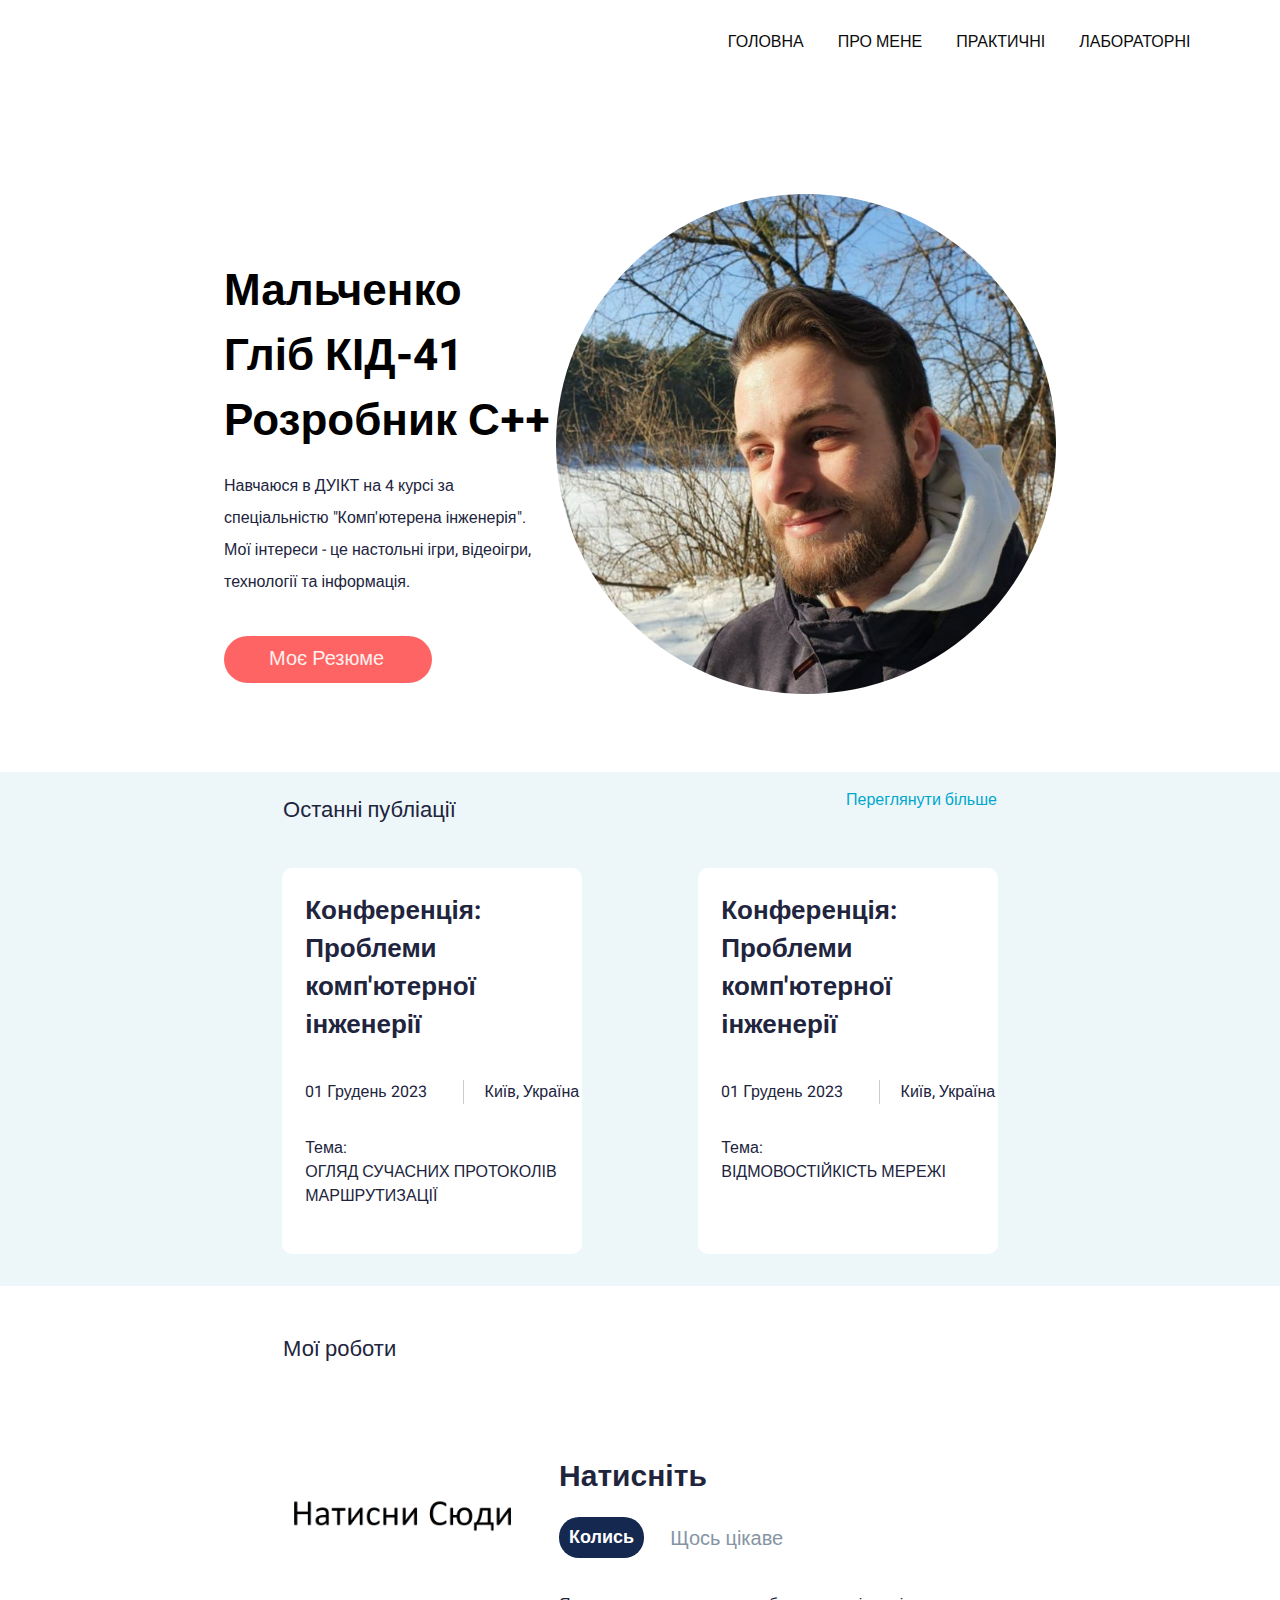
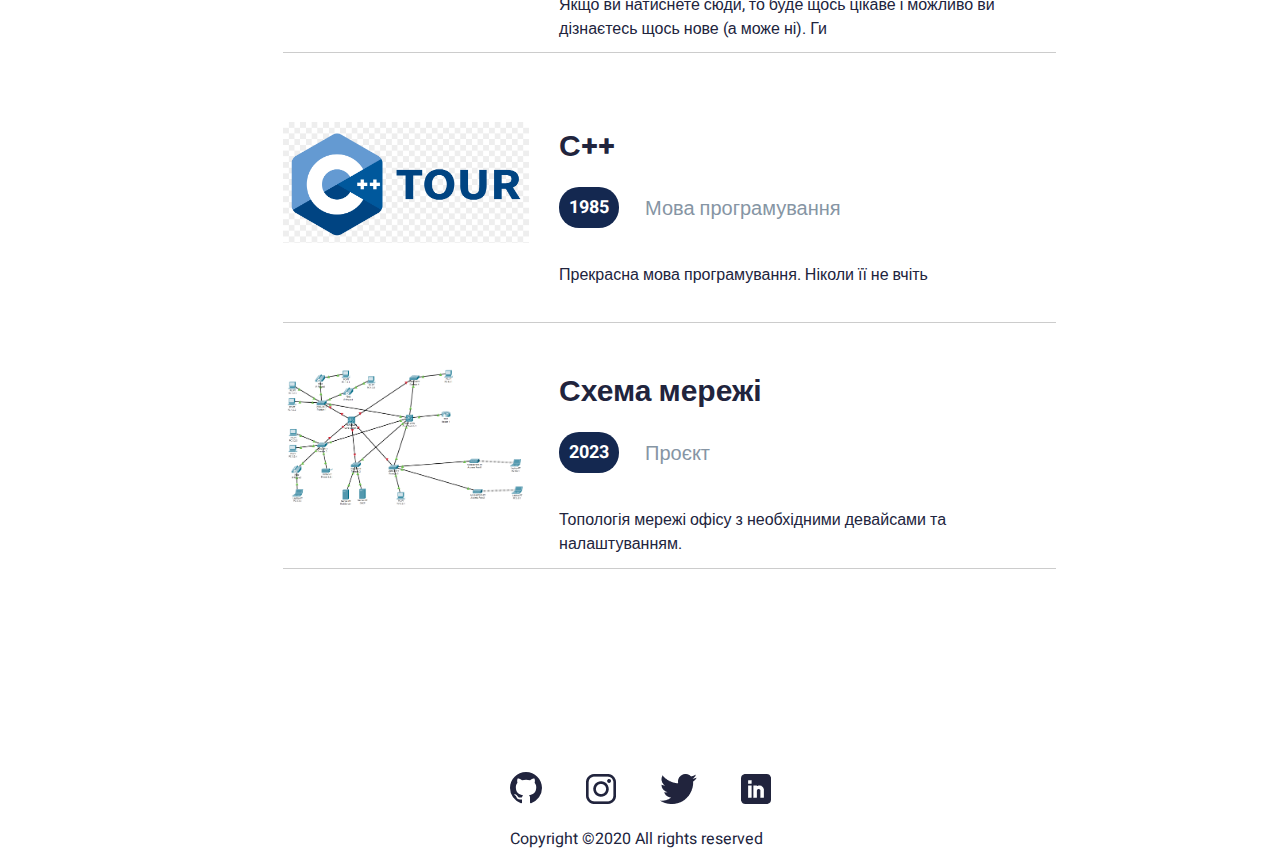
<file: index.html>
<!DOCTYPE html>
<html lang="en">
<head>
    <meta charset="UTF-8">
    <meta http-equiv="X-UA-Compatible" content="IE=edge">
    <meta name="viewport" content="width=device-width, initial-scale=1.0">
    <title>Document</title>
    <link rel="stylesheet" href="./css/home.css">
</head>
<body>
    <header>
        <div class="header__container">
            <nav>
                <a href="#" class="nav__link">Головна</a>
                <a href="./partials/about.html" class="nav__link">Про мене</a>
                <a href="./partials/practic.html" class="nav__link">Практичні</a>
                <a href="./partials/labs.html" class="nav__link">лабораторні</a>
            </nav>
        </div>
    </header>
    <div class="about__block home__container">
        <div class="about-info__block">
            <div class="about__title">
                <p class="title-greet">
                    <br> Мальченко Гліб КІД-41
                    <br> Розробник С++
                </p>
            </div>
            <div class="about__suptitle">
                <p class="additional-info">
                    Навчаюся в ДУІКТ на 4 курсі за спеціальністю "Комп'ютерена інженерія". Мої інтереси - це настольні ігри, відеоігри, технології та інформація. 
                </p>
            </div> 
            <div class="download-btn">
                <a href="CV.pdf" class="download-resume">Моє Резюме</a>
            </div>
        </div>
        <div class="">
            <a href="https://www.youtube.com/watch?v=dQw4w9WgXcQ&ab_channel=RickAstley">
                <img src="./img/hlib_photo.jpg" alt="something went wrong" class="my__page">
            </a>
        </div>
    </div>
    <div class="wrapper">
        <div class="resent-posts__block">
            <div class="resents-nav">
                <p class="resents-nav__el">Останні публіації</p>
                <p class="resents-nav__view-all">Переглянути більше</p>
            </div>
            <div class="articles">
                <div class="resent-article">
                    <p class="article-title">
                        Конференція:  <br> Проблеми комп'ютерної інженерії
                    </p>
                    <div class="article-info">
                        <div class="">
                            <p class="article-date">01 Грудень 2023</p>
                        </div>
                        <div class="">
                            <p class="article-name">Київ, Україна</p>
                        </div>
                    </div>
                    <div class="article-suptitle">
                        <p class="suptitle-text">
                             Тема: <br> ОГЛЯД СУЧАСНИХ ПРОТОКОЛІВ МАРШРУТИЗАЦІЇ
                        </p>
                    </div>
                </div>
                <div class="resent-article">
                    <p class="article-title">
                        Конференція:  <br> Проблеми комп'ютерної інженерії
                    </p>
                    <div class="article-info">
                        <div class="">
                            <p class="article-date">01 Грудень 2023</p>
                        </div>
                        <div class="">
                            <p class="article-name">Київ, Україна</p>
                        </div>
                    </div>
                    <div class="article-suptitle">
                        <p class="suptitle-text">
                            Тема: <br> ВІДМОВОСТІЙКІСТЬ МЕРЕЖІ
                        </p>
                    </div>
                </div>
            </div>
        </div>
    </div>
    <div class="featured__block">
        <div class="featured__title">
            <p class="featured__text">
                Мої роботи
            </p>
        </div>
        <div class="featured-example">
            <div class="img-container">
                <a href="https://www.youtube.com/watch?v=dQw4w9WgXcQ&ab_channel=RickAstley">
                    <img class="examle-img" src="./img/click.png" alt="something went wrong">
                </a>
            </div>
            <div class="example-info">
                <p class="example-title">Натисніть</p>
                <div class="year-type">
                        <p class="year-text">Колись</p>
                        <p class="type-text">Щось цікаве</p>
                </div>
                <div class="example-suptitle">
                    <p class="examle-text">
                        Якщо ви натиснете сюди, то буде щось цікаве і можливо ви дізнаєтесь щось нове (а може ні). Ги
                    </p>
                </div>
            </div>
        </div> 
        <div class="featured-example">
            <div class="img-container">
                <img class="examle-img" src="./img/C++.png" alt="something went wrong">
            </div>
            <div class="example-info">
                <p class="example-title">С++</p>
                <div class="year-type">
                        <p class="year-text">1985</p>
                        <p class="type-text">Мова програмування</p>
                </div>
                <div class="example-suptitle">
                    <p class="examle-text">
                       Прекрасна мова програмування. Ніколи її не вчіть
                    </p>
                </div>
            </div>
        </div>
        <div class="featured-example">
            <div class="img-container">
                <img class="examle-img" src="./img/Network.png" alt="something went wrong">
            </div>
            <div class="example-info">
                <p class="example-title">Схема мережі</p>
                <div class="year-type">
                        <p class="year-text">2023</p>
                        <p class="type-text">Проєкт</p>
                </div>
                <div class="example-suptitle">
                    <p class="examle-text">
                    Топологія мережі офісу з необхідними девайсами та налаштуванням.
                    </p>
                </div>
            </div>
        </div>
    </div>
    <footer class="footer">
        <div class="footer-container">
            <a href="#" class="socials">
                <svg fill="#21243D" height="32" aria-hidden="true" viewBox="0 0 16 16" version="1.1" width="32" data-view-component="true" class="octicon octicon-mark-github v-align-middle color-fg-default">
                    <path d="M8 0c4.42 0 8 3.58 8 8a8.013 8.013 0 0 1-5.45 7.59c-.4.08-.55-.17-.55-.38 0-.27.01-1.13.01-2.2 0-.75-.25-1.23-.54-1.48 1.78-.2 3.65-.88 3.65-3.95 0-.88-.31-1.59-.82-2.15.08-.2.36-1.02-.08-2.12 0 0-.67-.22-2.2.82-.64-.18-1.32-.27-2-.27-.68 0-1.36.09-2 .27-1.53-1.03-2.2-.82-2.2-.82-.44 1.1-.16 1.92-.08 2.12-.51.56-.82 1.28-.82 2.15 0 3.06 1.86 3.75 3.64 3.95-.23.2-.44.55-.51 1.07-.46.21-1.61.55-2.33-.66-.15-.24-.6-.83-1.23-.82-.67.01-.27.38.01.53.34.19.73.9.82 1.13.16.45.68 1.31 2.69.94 0 .67.01 1.3.01 1.49 0 .21-.15.45-.55.38A7.995 7.995 0 0 1 0 8c0-4.42 3.58-8 8-8Z"></path>
                </svg>
            </a>
            <a href="https://www.instagram.com/vladislav_ded/" class="socials">
                <img src="./img/icons/insta.png" alt="something went wrong" class="icon">
            </a>
            <a href="#" class="socials">
                <img src="./img/icons/Group.png" alt="something went wrong" class="icon">
            </a>
            <a href="https://www.linkedin.com/in/%D0%B2%D0%BB%D0%B0%D0%B4%D0%B8%D1%81%D0%BB%D0%B0%D0%B2-%D0%B4%D1%96%D0%B4%D0%BE%D0%B2%D0%B5%D1%86%D1%8C-919510299/" class="socials">
                <img src="./img/icons/Linkedin.png" alt="something went wrong" class="icon">
            </a>
            <p class="footer-text">
                Copyright ©2020 All rights reserved 
            </p>
        </div>
    </footer>
</body>
</html>
</file>
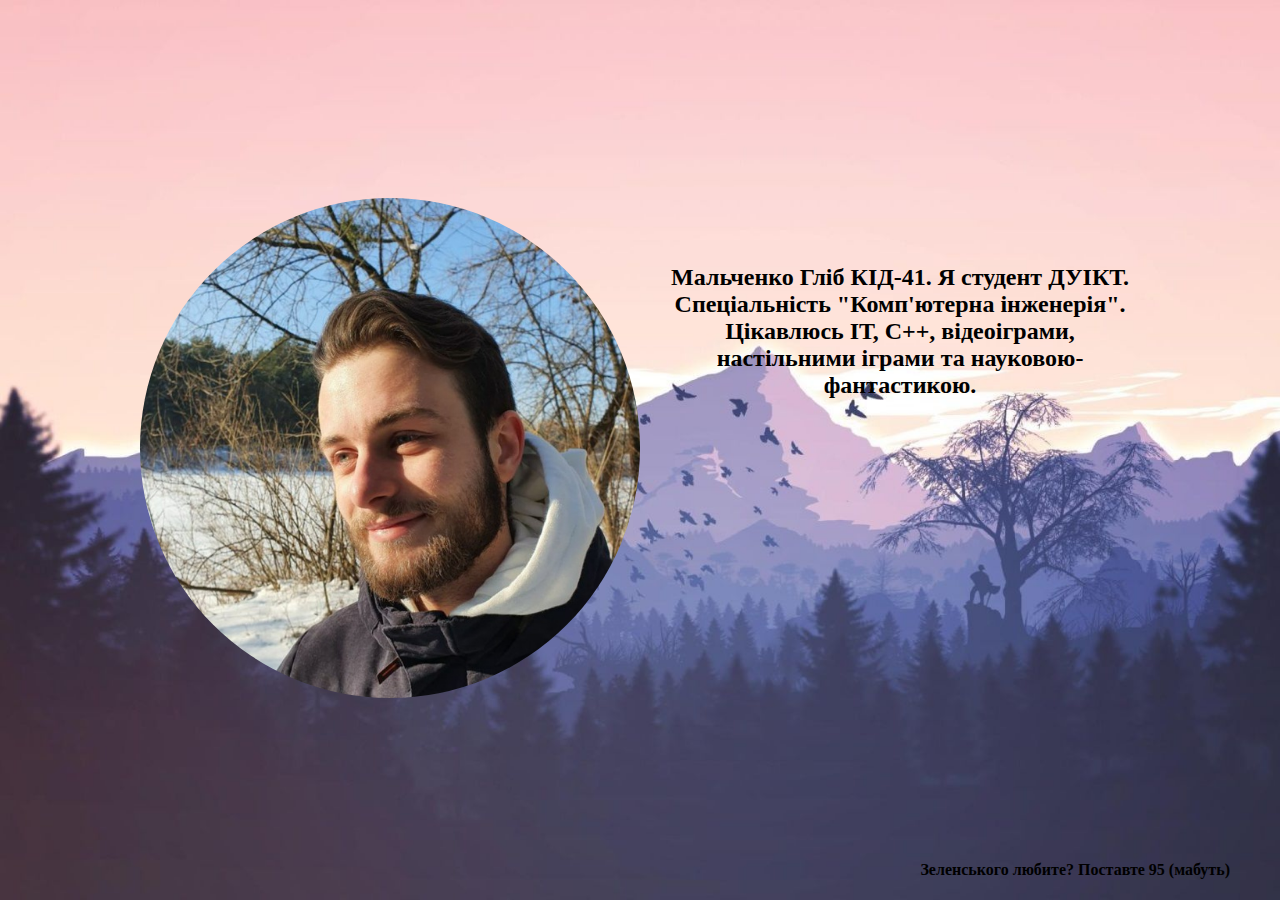
<file: partials/about.html>
<!DOCTYPE html>
<html lang="en">
<head>
    <meta charset="UTF-8">
    <meta http-equiv="X-UA-Compatible" content="IE=edge">
    <meta name="viewport" content="width=device-width, initial-scale=1.0">
    <link rel="stylesheet" type="text/css" href="../css/about.css">
    <title>Document</title>
</head>
<body>
    <div class="container">
        <div>
            <img src="../img/hlib_photo.jpg" alt="Your Image" class="image">
        </div>
        <div class="image__container">
            <h1>
                Мальченко Гліб КІД-41. Я студент ДУІКТ. Спеціальність "Комп'ютерна інженерія". Цікавлюсь ІТ, С++, відеоіграми, настільними іграми та науковою-фантастикою.
            </h1>
            <h4>
                Зеленського любите? Поставте 95 (мабуть)
            </h4>
        </div>
    </div>
</body>
</html>
</file>
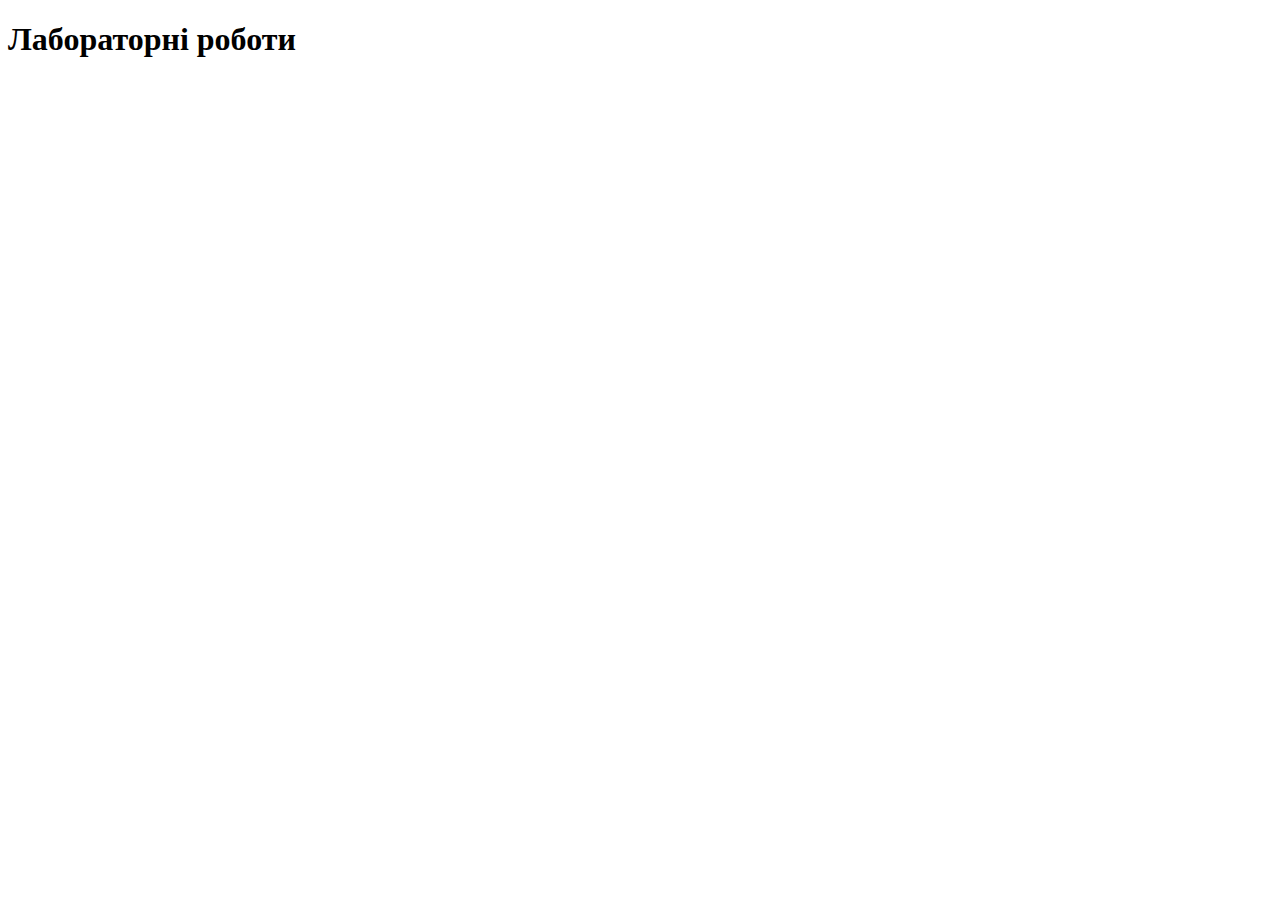
<file: partials/labs.html>
<!DOCTYPE html>
<html lang="en">
<head>
    <meta charset="UTF-8">
    <meta http-equiv="X-UA-Compatible" content="IE=edge">
    <meta name="viewport" content="width=device-width, initial-scale=1.0">
    <title>Document</title>
</head>
<body>
    <h1>Лабораторні роботи</h1>
</body>
</html>
</file>
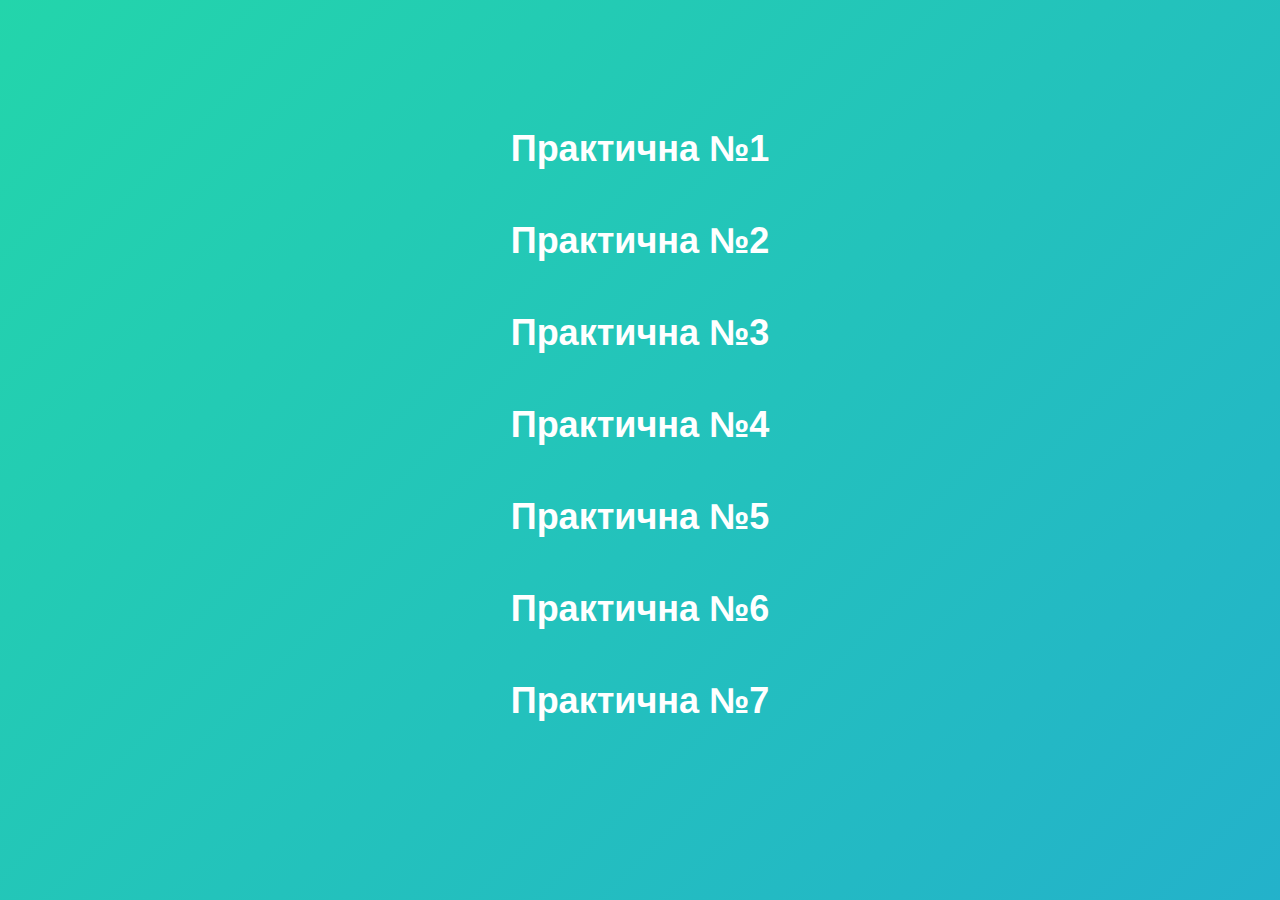
<file: partials/practic.html>
<!DOCTYPE html>
<html lang="en">
<head>
    <meta charset="UTF-8">
    <meta http-equiv="X-UA-Compatible" content="IE=edge">
    <meta name="viewport" content="width=device-width, initial-scale=1.0">
    <title>Document</title>
    <link rel="stylesheet" href="../css/styles.css">
</head>
<body>
    <div class="practic__tasks">
        <div class="div__tasks">
            <a href="../practic/Сalendar KID-41/calendar/practic1.html"  class="prTask" target="_blank">
                Практична №1
            </a>
        </div>
    
        <div class="div__tasks">
            <a href="#"  class="prTask" target="_blank">
                Практична №2
            </a>
        </div>

        <div class="div__tasks">
            <a href="../labs/LB1/lab1.html"  class="prTask" target="_blank">
                Практична №3
            </a>
        </div>
        <div class="div__tasks">
            <a href="../practic/task3/task3.html"  class="prTask task4" target="_blank">
                Практична №4
            </a>
        </div>
        <div class="div__tasks">
            <a href="../practic/YouTube KID-41/youtube.html"  class="prTask" target="_blank">
                Практична №5
            </a>
        </div>
        <div class="div__tasks">
            <a href="../practic/Pr №4/pr4.html"  class="prTask" target="_blank">
                Практична №6
            </a>
        </div>
        <div class="div__tasks">
            <a href="../index.html"  class="prTask" target="_blank">
                Практична №7
            </a>
        </div>
    </div>
</body>
</html>
</file>
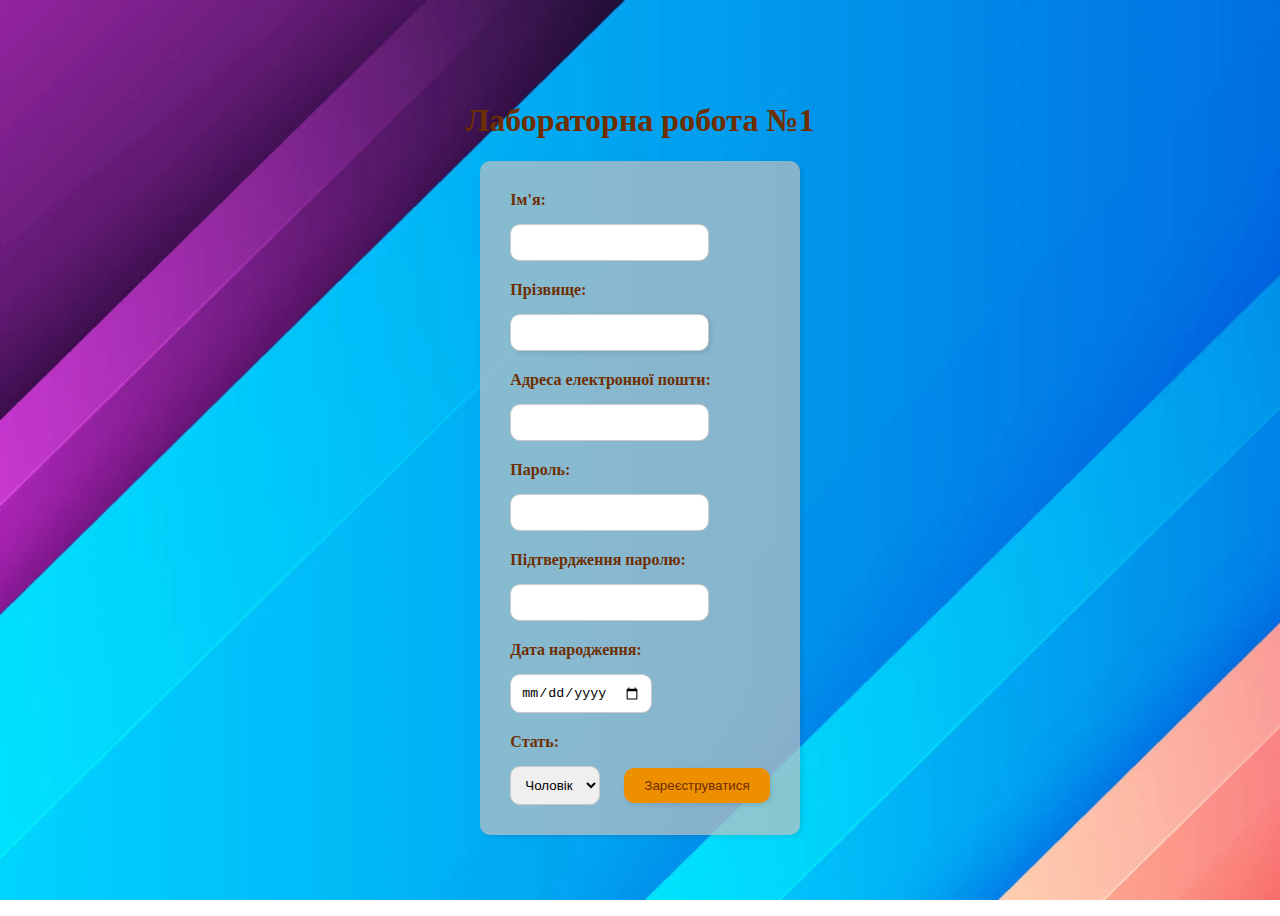
<file: labs/LB1/lab1.html>
<!DOCTYPE html>
<html lang="en">
<head>
    <meta charset="UTF-8">
    <meta name="viewport" content="width=device-width, initial-scale=1.0">
    <link rel="stylesheet" type="text/css" href="./lab1.css">
    <title>LAB_1</title>
</head>
<body>
  
    
    <h1>Лабораторна робота №1</h1>
    
    <!-- Форма реєстрації -->
    <form action="https://webhook.site/61bccc90-4f7a-46a7-85cb-ab61f71467a7" method="post">
        <label for="Ім'я">Ім'я:</label>
        <input type="text" id="Ім'я" name="Ім'я" required>
    
        <label for="Призвіще">Прізвище:</label>
        <input type="text" id="Призвіще" name="Призвіще" required>
    
        <label for="email">Адреса електронної пошти:</label>
        <input type="email" id="email" name="email" required>
    
        <label for="password">Пароль:</label>
        <input type="password" id="password" name="password" required>
    
        <label for="confirmPassword">Підтвердження паролю:</label>
        <input type="password" id="confirmPassword" name="confirmPassword" required>
    
        <label for="birthdate">Дата народження:</label>
        <input type="date" id="birthdate" name="birthdate">
    
        <label for="gender">Стать:</label>
        <select id="gender" name="gender">
            <option value="male">Чоловік</option>
            <option value="female">Жінка</option>
            <option value="other">Інше</option>
        </select>
    
        <input type="submit" value="Зареєструватися">
    </form>
</body>
</html>
</file>
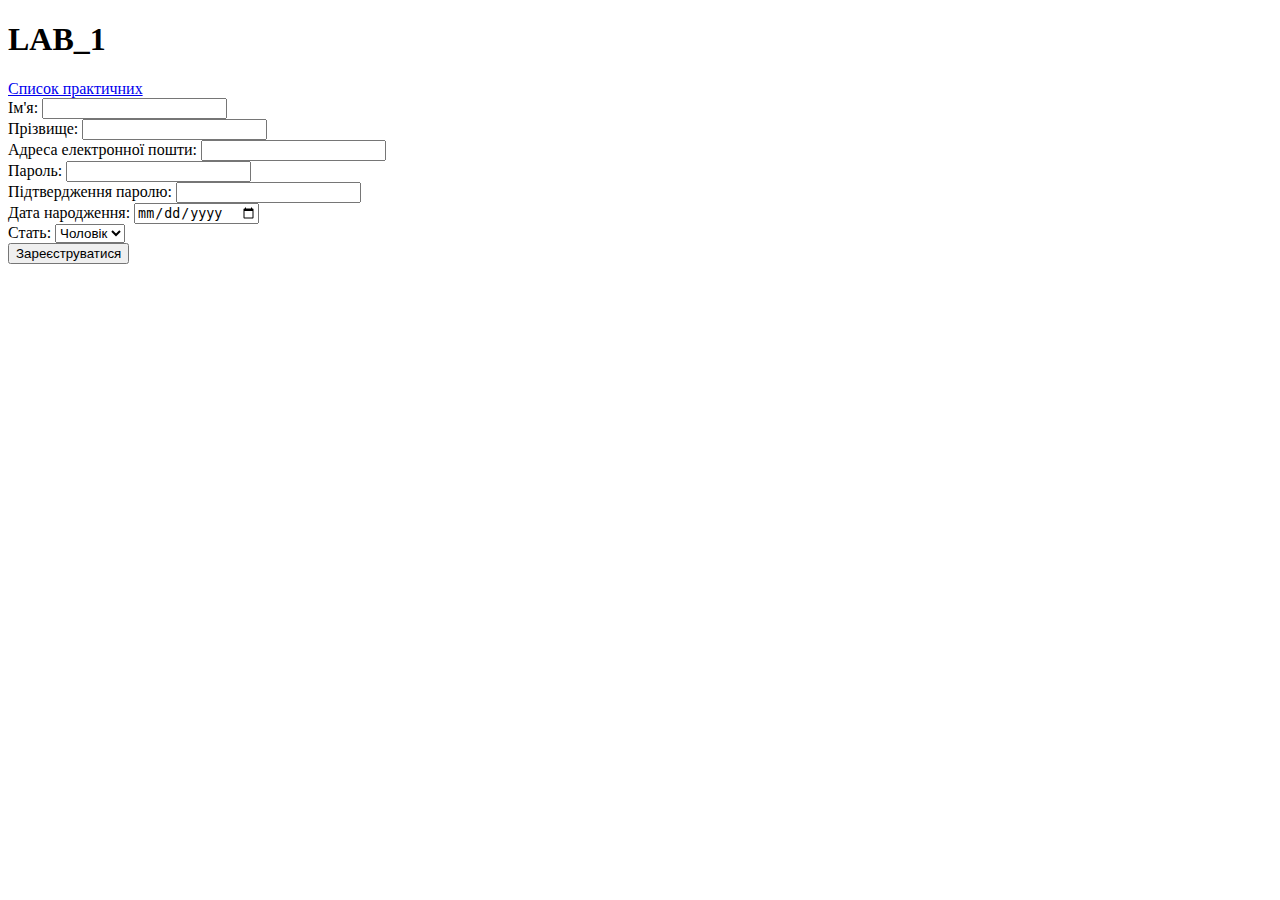
<file: labs/LB2/Lab2.html>
<!DOCTYPE html>
<html lang="en">
<head>
    <meta charset="UTF-8">
    <meta name="viewport" content="width=device-width, initial-scale=1.0">
    <title>LAB_1</title>
</head>
<body>
    <h1>LAB_1</h1>
    <!-- Лінк на сторінку з списком практичних -->
    <a href="Список практичних.html">Список практичних</a>

    <!-- Форма реєстрації -->
    <form action="https://webhook.site/61bccc90-4f7a-46a7-85cb-ab61f71467a7" method="post">
        <label for="Ім'я">Ім'я:</label>
        <input type="text" id="Ім'я" name="Ім'я" required>
        <br>

        <label for="Призвіще">Прізвище:</label>
        <input type="text" id="Призвіще" name="Призвіще" required>
        <br>

        <label for="email">Адреса електронної пошти:</label>
        <input type="email" id="email" name="email" required>
        <br>

        <label for="password">Пароль:</label>
        <input type="password" id="password" name="password" required>
        <br>

        <label for="confirmPassword">Підтвердження паролю:</label>
        <input type="password" id="confirmPassword" name="confirmPassword" required>
        <br>

        <label for="birthdate">Дата народження:</label>
        <input type="date" id="birthdate" name="birthdate">
        <br>

        <label for="gender">Стать:</label>
        <select id="gender" name="gender">
            <option value="male">Чоловік</option>
            <option value="female">Жінка</option>
            <option value="other">Інше</option>
        </select>
        <br>

        <input type="submit" value="Зареєструватися">
    </form>
</body>
</html>
</file>
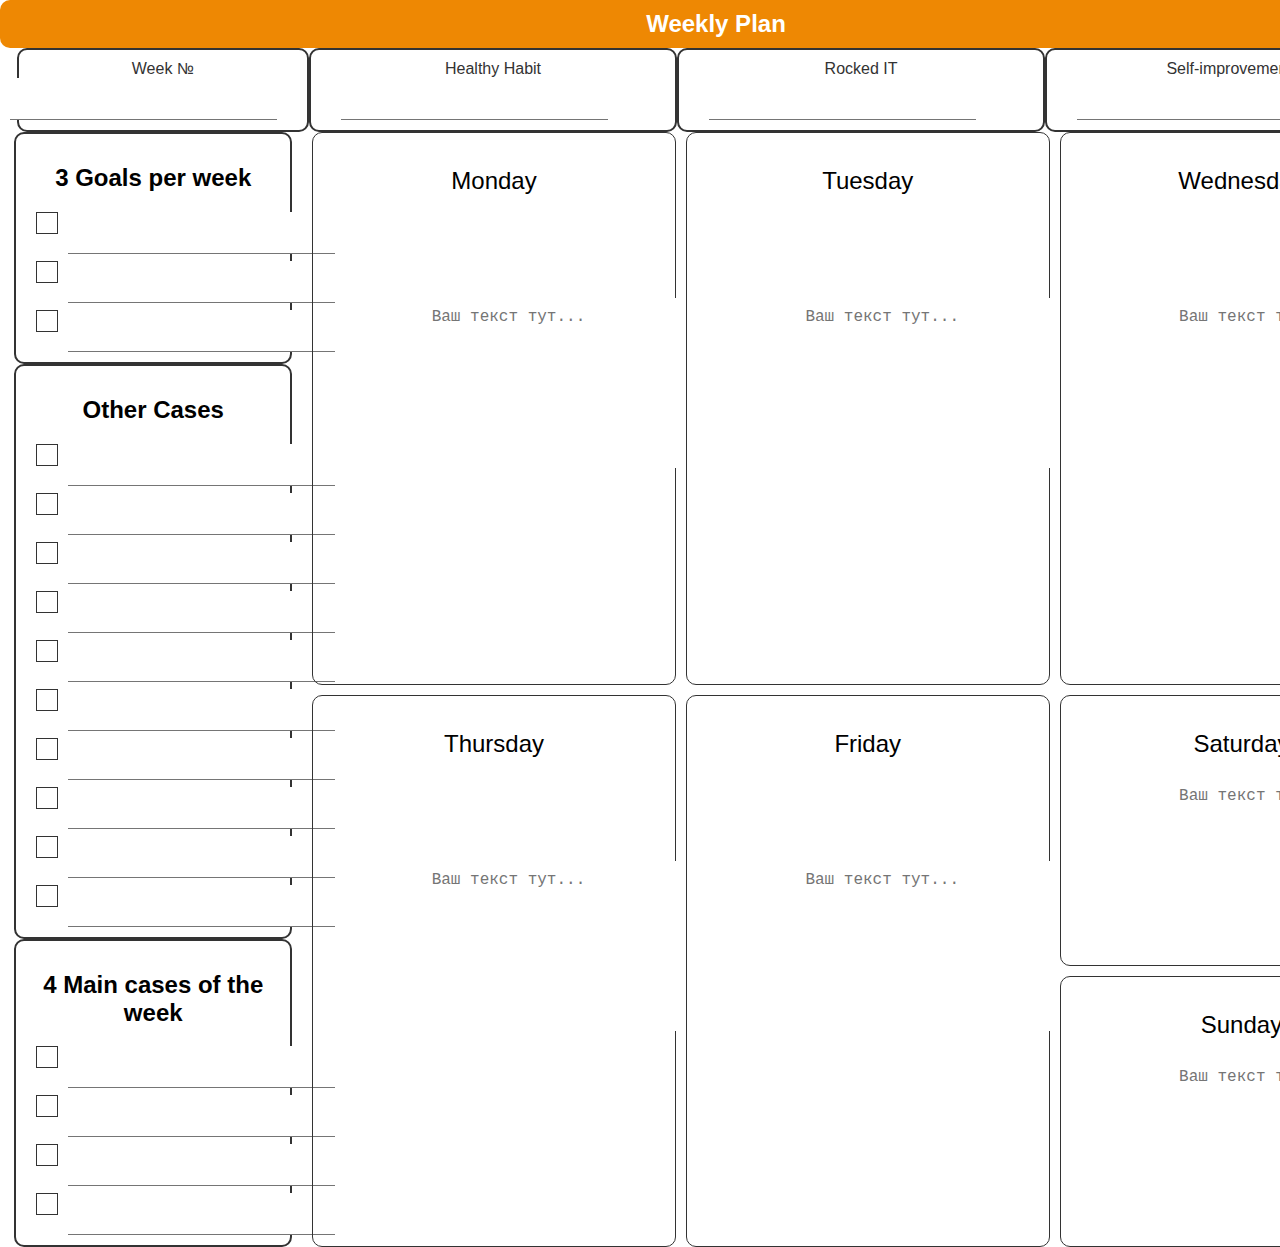
<file: practic/Pr №4/pr4.html>
<!DOCTYPE html>
<html>
<head>
    <link rel="stylesheet" type="text/css" href="../../css/pr4.css">
</head>
<body>
    <div class="planner">
        <header class="header-bg">
            <h1>Weekly Plan</h1>
        </header>
        <div class="top-section">
            <div class="title-block">
                <p>Week №</p>
                <div class="group">
                    <input type="text" required>
                    <span class="highlight"></span>
                    <span class="bar"></span>
                </div>
            </div>
            <div class="title-block">
                <p>Healthy Habit</p>
                <div class="group">
                    <input type="text" required>
                    <span class="highlight"></span>
                    <span class="bar"></span>
                </div>
            </div>
            <div class="title-block">
                <p>Rocked IT</p>
                <div class="group">
                    <input type="text" required>
                    <span class="highlight"></span>
                    <span class="bar"></span>
                </div>
            </div>
            <div class="title-block">
                <p>Self-improvement</p>
                <div class="group">
                    <input type="text" required>
                    <span class="highlight"></span>
                    <span class="bar"></span>
                </div>
            </div>
        </div>    
        <div class="main-content">
            <div class="left-part">
                <div class="left-block">
                    <h2> 3 Goals per week</h2>
                    <div class="checkbox-container">
                        <div class="checkbox__item">
                            <div class="checkbox">
                                <input type="checkbox" id="goal-1">
                                <label for="goal-1"></label>
                            </div>
                            <div class="group">
                                <input type="text" required>
                                <span class="highlight"></span>
                                <span class="bar"></span>
                            </div>
                        </div>

                        <div class="checkbox__item">
                            <div class="checkbox">
                                <input type="checkbox" id="goal-2">
                                <label for="goal-2"></label>
                            </div>
                            <div class="group">
                                <input type="text" required>
                                <span class="highlight"></span>
                                <span class="bar"></span>
                            </div>
                        </div>
                        <div class="checkbox__item">
                            <div class="checkbox">
                                <input type="checkbox" id="goal-3">
                                <label for="goal-3"></label>
                            </div>
                            <div class="group">
                                <input type="text" required>
                                <span class="highlight"></span>
                                <span class="bar"></span>
                            </div>
                        </div>
                    </div>
                </div>
                <div class="center-block">
                    <h2>Other Cases</h2>
                    <div class="checkbox-container">
                        <div class="checkbox__item">
                            <div class="checkbox">
                                <input type="checkbox" id="task-1">
                                <label for="task-1"></label>
                            </div>
                            <div class="group">
                                <input type="text" required>
                                <span class="highlight"></span>
                                <span class="bar"></span>
                            </div>
                        </div>
                        <div class="checkbox__item">
                            <div class="checkbox">
                                <input type="checkbox" id="task-2">
                                <label for="task-2"></label>
                            </div>
                            <div class="group">
                                <input type="text" required>
                                <span class="highlight"></span>
                                <span class="bar"></span>
                            </div>
                        </div>
                        <div class="checkbox__item">
                            <div class="checkbox">
                                <input type="checkbox" id="task-3">
                                <label for="task-3"></label>
                            </div>
                            <div class="group">
                                <input type="text" required>
                                <span class="highlight"></span>
                                <span class="bar"></span>
                            </div>
                        </div>
                        <div class="checkbox__item">
                            <div class="checkbox">
                                <input type="checkbox" id="task-4">
                                <label for="task-4"></label>
                            </div>
                            <div class="group">
                                <input type="text" required>
                                <span class="highlight"></span>
                                <span class="bar"></span>
                            </div>
                        </div>
                        <div class="checkbox__item">
                            <div class="checkbox">
                                <input type="checkbox" id="task-5">
                                <label for="task-5"></label>
                            </div>
                            <div class="group">
                                <input type="text" required>
                                <span class="highlight"></span>
                                <span class="bar"></span>
                            </div>
                        </div>
                        <div class="checkbox__item">
                            <div class="checkbox">
                                <input type="checkbox" id="task-6">
                                <label for="task-6"></label>
                            </div>
                            <div class="group">
                                <input type="text" required>
                                <span class="highlight"></span>
                                <span class="bar"></span>
                            </div>
                        </div>
                        <div class="checkbox__item">
                            <div class="checkbox">
                                <input type="checkbox" id="task-7">
                                <label for="task-7"></label>
                            </div>
                            <div class="group">
                                <input type="text" required>
                                <span class="highlight"></span>
                                <span class="bar"></span>
                            </div>
                        </div>
                        <div class="checkbox__item">
                            <div class="checkbox">
                                <input type="checkbox" id="task-8">
                                <label for="task-8"></label>
                            </div>
                            <div class="group">
                                <input type="text" required>
                                <span class="highlight"></span>
                                <span class="bar"></span>
                            </div>
                        </div>
                        <div class="checkbox__item">
                            <div class="checkbox">
                                <input type="checkbox" id="task-9">
                                <label for="task-9"></label>
                            </div>
                            <div class="group">
                                <input type="text" required>
                                <span class="highlight"></span>
                                <span class="bar"></span>
                            </div>
                        </div>
                        <div class="checkbox__item">
                            <div class="checkbox">
                                <input type="checkbox" id="task-10">
                                <label for="task-10"></label>
                            </div>
                            <div class="group">
                                <input type="text" required>
                                <span class="highlight"></span>
                                <span class="bar"></span>
                            </div>
                        </div>
                    </div>
                </div>
                <div class="right-block">
                    <h2>4 Main cases of the week</h2>
                    <div class="checkbox-container">
                        <div class="checkbox__item">
                            <div class="checkbox">
                                <input type="checkbox" id="next-week-1">
                                <label for="next-week-1"></label>
                            </div>
                            <div class="group">
                                <input type="text" required>
                                <span class="highlight"></span>
                                <span class="bar"></span>
                            </div>
                        </div>
                        <div class="checkbox__item">
                            <div class="checkbox">
                                <input type="checkbox" id="next-week-2">
                                <label for="next-week-2"></label>
                            </div>
                            <div class="group">
                                <input type="text" required>
                                <span class="highlight"></span>
                                <span class="bar"></span>
                            </div>
                        </div>
                        <div class="checkbox__item">
                            <div class="checkbox">
                                <input type="checkbox" id="next-week-3">
                                <label for="next-week-3"></label>
                            </div>
                            <div class="group">
                                <input type="text" required>
                                <span class="highlight"></span>
                                <span class="bar"></span>
                            </div>
                        </div>
                        <div class="checkbox__item">
                            <div class="checkbox">
                                <input type="checkbox" id="next-week-4">
                                <label for="next-week-4"></label>
                            </div>
                            <div class="group">
                                <input type="text" required>
                                <span class="highlight"></span>
                                <span class="bar"></span>
                            </div>
                        </div>
                    </div>
                </div>
            </div>
            <div class="right-part">
                <div class="day-block"><p>Monday</p>
                    <textarea class="custom-textarea" placeholder="Ваш текст тут..."></textarea>
                </div>
                <div class="day-block"><p>Tuesday</p>
                    <textarea class="custom-textarea" placeholder="Ваш текст тут..."></textarea>
                </div>
                <div class="day-block"><p>Wednesday</p>
                    <textarea class="custom-textarea" placeholder="Ваш текст тут..."></textarea>
                </div>
                <div class="day-block"><p>Thursday</p>
                    <textarea class="custom-textarea" placeholder="Ваш текст тут..."></textarea>
                </div>
                <div class="day-block"><p>Friday</p>
                    <textarea class="custom-textarea" placeholder="Ваш текст тут..."></textarea>
                </div>
                <div class="weekend-day">
                    <div class="day-block"><p>Saturday</p>
                        <textarea class="custom-textarea" placeholder="Ваш текст тут..."></textarea>
                    </div>
                    <div class="day-block"><p>Sunday</p>
                        <textarea class="custom-textarea" placeholder="Ваш текст тут..."></textarea>
                    </div>
                </div>
            </div>
        </div>
    </div>
</body>
</html>
</file>
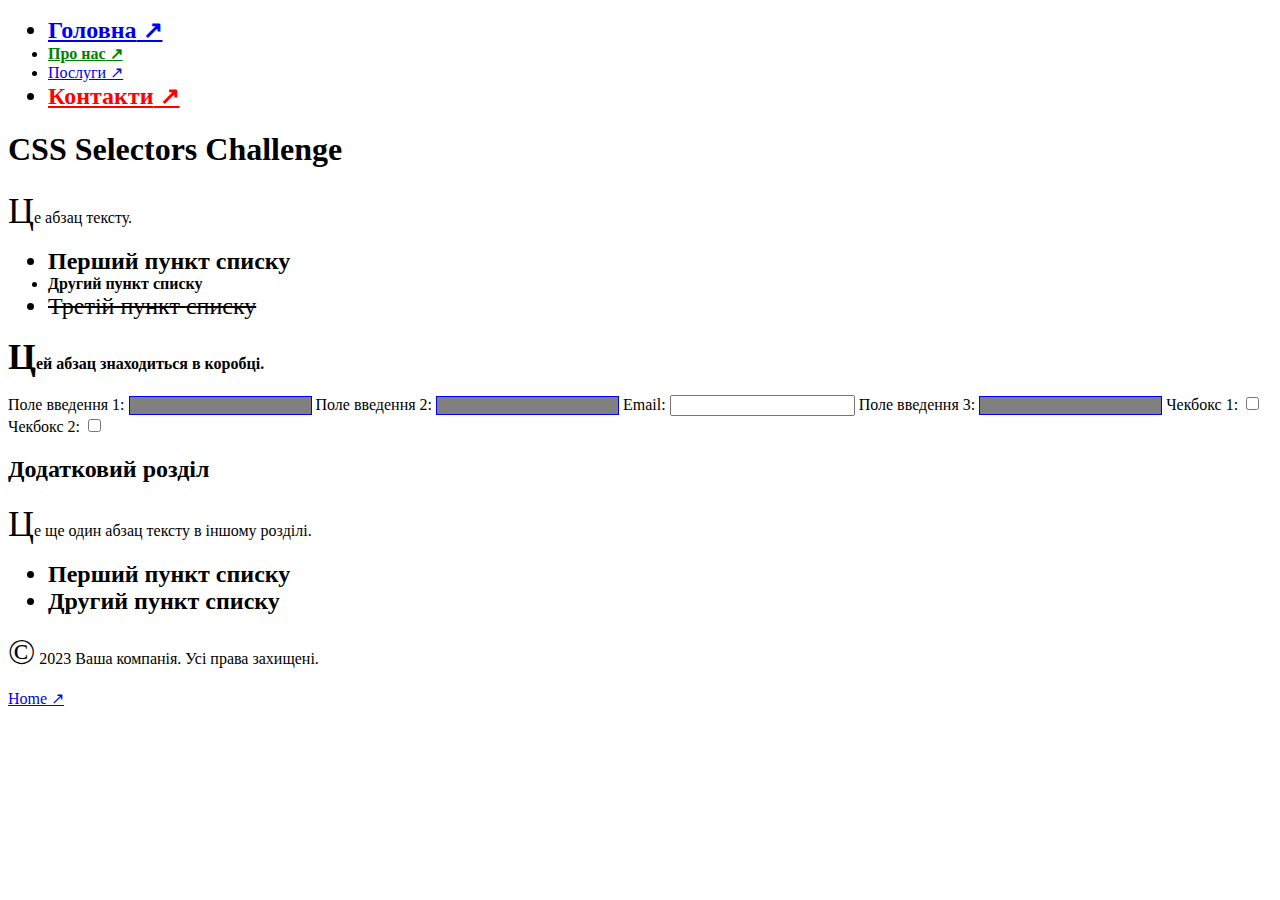
<file: practic/task3/task3.html>
<!DOCTYPE html>
<html lang="en">
<head>
    <meta charset="UTF-8">
    <meta name="viewport" content="width=device-width, initial-scale=1.0">
    <link rel="stylesheet" href="./task3.css">
    <title>CSS Selectors Challenge</title>
</head>
<body>
    <header>
        <nav>
            <ul>
                <li><a href="#">Головна</a></li>
                <li><a href="https://example.com">Про нас</a></li>
                <li><a href="#">Послуги</a></li>
                <li><a href="http://notrealsite.ua">Контакти</a></li>
            </ul>
        </nav>
    </header>
    <div class="container">
        <h1>CSS Selectors Challenge</h1>
        <p>Це абзац тексту.</p>
        <ul>
            <li>Перший пункт списку</li>
            <li class="special">Другий пункт списку</li>
            <li>Третій пункт списку</li>
        </ul>
        <div class="box">
            <p>Цей абзац знаходиться в коробці.</p>
        </div>
        <form>
            <label for="input1">Поле введення 1:</label>
            <input type="text" id="input1">
            <label for="input2">Поле введення 2:</label>
            <input type="text" id="input2" disabled>
            <label for="email1">Email:</label>
            <input type="email" id="email1">
            <label for="input3">Поле введення 3:</label>
            <input type="text" id="input3">
            <label for="check1">Чекбокс 1:</label>
            <input type="checkbox" id="check1">
            <label for="check2">Чекбокс 2:</label>
            <input type="checkbox" id="check2">
        </form>
    </div>
    <section>
        <h2>Додатковий розділ</h2>
        <p>Це ще один абзац тексту в іншому розділі.</p>
        <ul>
            <li>Перший пункт списку</li>
            <li>Другий пункт списку</li>
        </ul>
    </section>
    <footer>
        <p>&copy; 2023 Ваша компанія. Усі права захищені.</p>
        <a href="#">Home</a>
    </footer>
</body>
</html>
</file>
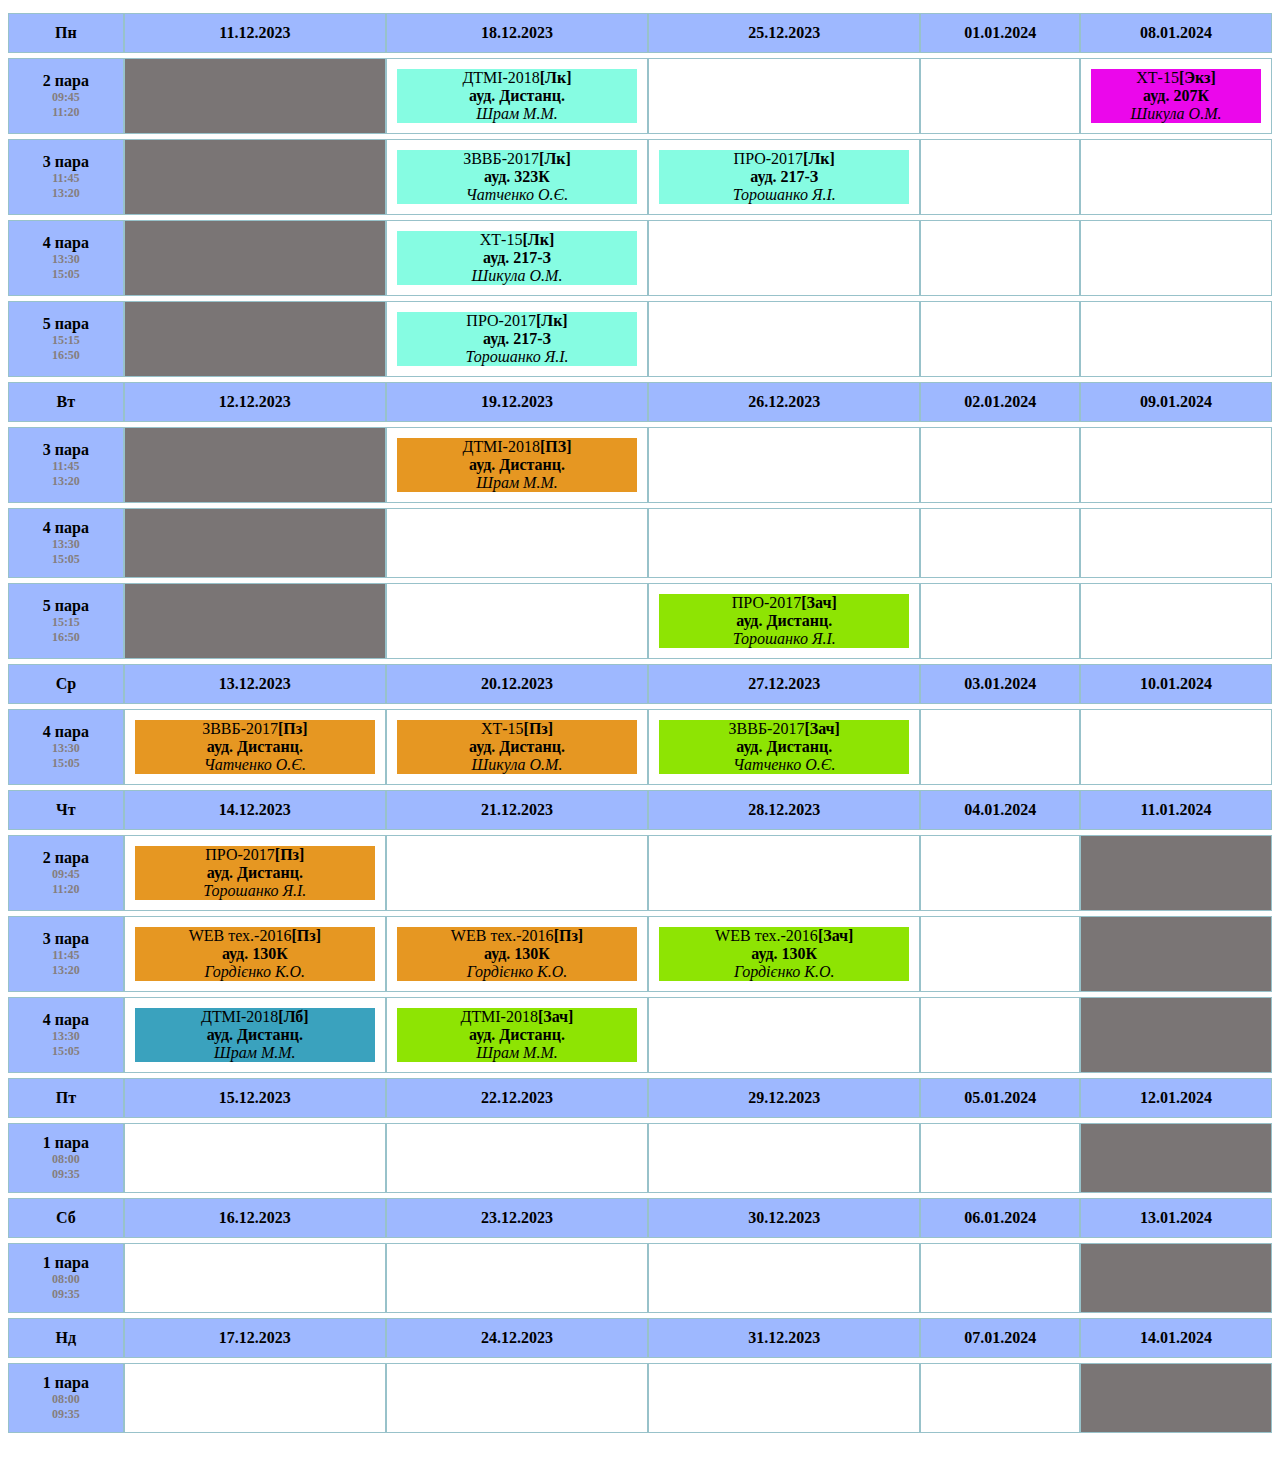
<file: practic/Сalendar KID-41/calendar/practic1.html>
<!DOCTYPE html>
<html lang="en">

<head>
    <meta charset="UTF-8">
    <meta http-equiv="X-UA-Compatible" content="IE=edge">
    <meta name="viewport" content="width=device-width, initial-scale=1.0">
    <title>Document</title>
    <link rel="stylesheet" href="./csspr/pr1.css">
</head>

<body>
    <div class="table-container">
        <table class="table lesson-color-block" id="timeTable">
            <tbody>
                <tr>
                    <th class="headday">Пн</th>
                    <th class="headdate"><div>11.12.2023</div></th>
                    <th class="headdate"><div>18.12.2023</div></th>
                    <th class="headdate"><div>25.12.2023</div></th>
                    <th class="headdate"><div>01.01.2024</div></th>
                    <th class="headdate"><div>08.01.2024</div></th>
                </tr>
                <tr>
                    <td class="headcol">
                        <span class="lesson">2 пара</span>
                        <span class="start"><strong>09:45</strong></span>
                        <span class="end"><strong>11:20</strong></span>
                    </td>
                    <td class="closed"></td>
                    <td>
                        <div class="cell">
                            <div class="lesson-1 ">
                                <p>
                                    ДТМІ-2018<strong>[Лк]</strong><br>
                                    <strong>ауд. Дистанц.</strong><br>
                                    <i>Шрам М.М.</i>
                                </p>
                            </div>
                        </div>
                    </td>
                    <td>
                        <div class="cell"></div>
                    </td>
                    <td>
                        <div class="cell"></div>
                    </td>
                    <td>
                        <div class="cell">
                            <div class="lesson-5">
                                <p>
                                    ХТ-15<strong>[Экз]</strong><br>
                                    <strong>ауд. 207К</strong><br>
                                    <i>Шикула О.М.</i>
                                </p>
                            </div>
                        </div>
                    </td>
                </tr>
                <tr>
                    <td class="headcol">
                        <span class="lesson">3 пара</span>
                        <span class="start"><strong>11:45</strong></span>
                        <span class="end"><strong>13:20</strong></span>
                    </td>
                    <td class="closed"></td>
                    <td>
                        <div class="cell">
                            <div class="lesson-1 ">
                                <p>
                                    ЗВВБ-2017<strong>[Лк]</strong><br>
                                    <strong>ауд. 323К</strong><br>
                                    <i>Чатченко О.Є.</i>
                                </p>
                            </div>
                        </div>
                    </td>
                    <td>
                        <div class="cell">
                            <div class="lesson-1 ">
                                <p>
                                    ПРО-2017<strong>[Лк]</strong><br>
                                    <strong>ауд. 217-З</strong><br>
                                    <i>Торошанко Я.І.</i>
                                </p>
                            </div>
                        </div>
                    </td>
                    <td>
                        <div class="cell"></div>
                    </td>
                    <td>
                        <div class="cell"></div>
                    </td>
                </tr>
                <tr>
                    <td class="headcol">
                        <span class="lesson">4 пара</span>
                        <span class="start"><strong>13:30</strong></span>
                        <span class="end"><strong>15:05</strong></span>
                    </td>
                    <td class="closed"></td>
                    <td>
                        <div class="cell">
                            <div class="lesson-1 ">
                                <p>
                                    ХТ-15<strong>[Лк]</strong><br>
                                    <strong>ауд. 217-З</strong><br>
                                    <i>Шикула О.М.</i>
                                </p>
                            </div>
                        </div>
                    </td>
                    <td>
                        <div class="cell"></div>
                    </td>
                    <td>
                        <div class="cell"></div>
                    </td>
                    <td>
                        <div class="cell"></div>
                    </td>
                </tr>
                <tr>
                    <td class="headcol">
                        <span class="lesson">5 пара</span>
                        <span class="start"><strong>15:15</strong></span>
                        <span class="end"><strong>16:50</strong></span>
                    </td>
                    <td class="closed"></td>
                    <td>
                        <div class="cell">
                            <div class="lesson-1 ">
                                <p>
                                    ПРО-2017<strong>[Лк]</strong><br>
                                    <strong>ауд. 217-З</strong><br>
                                    <i>Торошанко Я.І.</i>
                                </p>
                            </div>
                        </div>
                    </td>
                    <td>
                        <div class="cell"></div>
                    </td>
                    <td>
                        <div class="cell"></div>
                    </td>
                    <td>
                        <div class="cell"></div>
                    </td>
                </tr>
                <tr>
                    <th class="headday">Вт</th>
                    <th class="headdate"><div>12.12.2023</div></th>
                    <th class="headdate"><div>19.12.2023</div></th>
                    <th class="headdate"><div>26.12.2023</div></th>
                    <th class="headdate"><div>02.01.2024</div></th>
                    <th class="headdate"><div>09.01.2024</div></th>
                </tr>
                <td class="headcol">
                    <span class="lesson">3 пара</span>
                    <span class="start"><strong>11:45</strong></span>
                    <span class="end"><strong>13:20</strong></span>
                </td>
                <td class="closed"></td>
                <td>
                    <div class="cell">
                        <div class="lesson-2">
                            <p>
                                ДТМІ-2018<strong>[ПЗ]</strong><br>
                                <strong>ауд. Дистанц.</strong><br>
                                <i>Шрам М.М.</i>
                            </p>
                        </div>
                    </div>
                </td>
                <td>
                    <div class="cell"></div>
                </td>
                <td>
                    <div class="cell"></div>
                </td>
                <td>
                    <div class="cell"></div>
                </td>
                </tr>
                <tr>
                    <td class="headcol">
                        <span class="lesson">4 пара</span>
                        <span class="start"><strong>13:30</strong></span>
                        <span class="end"><strong>15:05</strong></span>
                    </td>
                    <td class="closed"></td>
                    <td>
                        <div class="cell"></div>
                    </td>
                    <td>
                        <div class="cell"></div>
                    </td>
                    <td>
                        <div class="cell"></div>
                    </td>
                    <td>
                        <div class="cell"></div>
                    </td>
                </tr>
                <tr>
                    <td class="headcol">
                        <span class="lesson">5 пара</span>
                        <span class="start"><strong>15:15</strong></span>
                        <span class="end"><strong>16:50</strong></span>
                    </td>
                    <td class="closed"></td>
                    <td>
                        <div class="cell"></div>
                    </td>
                    <td>
                        <div class="cell">
                            <div class="lesson-6">
                                <p>
                                    ПРО-2017<strong>[Зач]</strong><br>
                                    <strong>ауд. Дистанц.</strong><br>
                                    <i>Торошанко Я.І.</i>
                                </p>
                            </div>
                        </div>
                    </td>
                    <td>
                        <div class="cell"></div>
                    </td>
                    <td>
                        <div class="cell"></div>
                    </td>
                </tr>
                <tr>
                    <th class="headday">Ср</th>
                    <th class="headdate"><div>13.12.2023</div></th>
                    <th class="headdate"><div>20.12.2023</div></th>
                    <th class="headdate"><div>27.12.2023</div></th>
                    <th class="headdate"><div>03.01.2024</div></th>
                    <th class="headdate"><div>10.01.2024</div></th>
                </tr>
                <tr>
                    <td class="headcol">
                        <span class="lesson">4 пара</span>
                        <span class="start"><strong>13:30</strong></span>
                        <span class="end"><strong>15:05</strong></span>
                    </td>
                    <td>
                        <div class="cell">
                            <div class="lesson-2">
                                <p>
                                    ЗВВБ-2017<strong>[Пз]</strong><br>
                                    <strong>ауд. Дистанц.</strong><br>
                                    <i>Чатченко О.Є.</i>
                                </p>
                            </div>
                        </div>
                    </td>
                    <td>
                        <div class="cell">
                            <div class="lesson-2">
                                <p>
                                    ХТ-15<strong>[Пз]</strong><br>
                                    <strong>ауд. Дистанц.</strong><br>
                                    <i>Шикула О.М.</i>
                                </p>
                            </div>
                        </div>
                    </td>
                    <td>
                        <div class="cell">
                            <div class="lesson-6">
                                <p>
                                    ЗВВБ-2017<strong>[Зач]</strong><br>
                                    <strong>ауд. Дистанц.</strong><br>
                                    <i>Чатченко О.Є.</i>
                                </p>
                            </div>
                        </div>
                    </td>
                    <td>
                        <div class="cell"></div>
                    </td>
                    <td>
                        <div class="cell"></div>
                    </td>
                </tr>
                <tr>
                    <th class="headday">Чт</th>
                    <th class="headdate"><div>14.12.2023</div></th>
                    <th class="headdate"><div>21.12.2023</div></th>
                    <th class="headdate"><div>28.12.2023</div></th>
                    <th class="headdate"><div>04.01.2024</div></th>
                    <th class="headdate"><div>11.01.2024</div></th>
                </tr>
                <tr>
                    <td class="headcol">
                        <span class="lesson">2 пара</span>
                        <span class="start"><strong>09:45</strong></span>
                        <span class="end"><strong>11:20</strong></span>
                    </td>
                    <td>
                        <div class="cell">
                            <div class="lesson-2">
                                <p>
                                    ПРО-2017<strong>[Пз]</strong><br>
                                    <strong>ауд. Дистанц.</strong><br>
                                    <i>Торошанко Я.І.</i>
                                </p>
                            </div>
                        </div>
                    </td>
                    <td>
                        <div class="cell"></div>
                    </td>
                    <td>
                        <div class="cell"></div>
                    </td>
                    <td>
                        <div class="cell"></div>
                    </td>
                    <td class="closed"></td>
                </tr>
                <tr>
                    <td class="headcol">
                        <span class="lesson">3 пара</span>
                        <span class="start"><strong>11:45</strong></span>
                        <span class="end"><strong>13:20</strong></span>
                    </td>
                    <td>
                        <div class="cell">
                            <div class="lesson-2">
                                <p>
                                    WEB тех.-2016<strong>[Пз]</strong><br>
                                    <strong>ауд. 130К</strong><br>
                                    <i>Гордієнко К.О.</i>
                                </p>
                            </div>
                        </div>
                    </td>
                    <td>
                        <div class="cell">
                            <div class="lesson-2">
                                <p>
                                    WEB тех.-2016<strong>[Пз]</strong><br>
                                    <strong>ауд. 130К</strong><br>
                                    <i>Гордієнко К.О.</i>
                                </p>
                            </div>
                        </div>
                    </td>
                    <td>
                        <div class="cell">
                            <div class="lesson-6">
                                <p>
                                    WEB тех.-2016<strong>[Зач]</strong><br>
                                    <strong>ауд. 130К</strong><br>
                                    <i>Гордієнко К.О.</i>
                                </p>
                            </div>
                        </div>
                    </td>
                    <td>
                        <div class="cell"></div>
                    </td>
                    <td class="closed"></td>
                </tr>
                <tr>
                    <td class="headcol">
                        <span class="lesson">4 пара</span>
                        <span class="start"><strong>13:30</strong></span>
                        <span class="end"><strong>15:05</strong></span>
                    </td>
                    <td>
                        <div class="cell">
                            <div class="lesson-4">
                                <p>
                                    ДТМІ-2018<strong>[Лб]</strong><br>
                                    <strong>ауд. Дистанц.</strong><br>
                                    <i>Шрам М.М.</i>
                                </p>
                            </div>
                        </div>
                    </td>
                    <td>
                        <div class="cell">
                            <div class="lesson-6">
                                <p>
                                    ДТМІ-2018<strong>[Зач]</strong><br>
                                    <strong>ауд. Дистанц.</strong><br>
                                    <i>Шрам М.М.</i>
                                </p>
                            </div>
                        </div>
                    </td>
                    <td>
                        <div class="cell"></div>
                    </td>
                    <td>
                        <div class="cell"></div>
                    </td>
                    <td class="closed"></td>
                </tr>
                <tr>
                    <th class="headday">Пт</th>
                    <th class="headdate"><div>15.12.2023</div></th>
                    <th class="headdate"><div>22.12.2023</div></th>
                    <th class="headdate"><div>29.12.2023</div></th>
                    <th class="headdate"><div>05.01.2024</div></th>
                    <th class="headdate"><div>12.01.2024</div></th>
                </tr>
                <tr>
                    <td class="headcol">
                        <span class="lesson">1 пара</span>
                        <span class="start"><strong>08:00</strong></span>
                        <span class="end"><strong>09:35</strong></span>
                    </td>
                    <td>
                        <div class="cell"></div>
                    </td>
                    <td>
                        <div class="cell"></div>
                    </td>
                    <td>
                        <div class="cell"></div>
                    </td>
                    <td>
                        <div class="cell"></div>
                    </td>
                    <td class="closed"></td>
                </tr>
                <tr>
                    <th class="headday">Сб</th>
                    <th class="headdate"><div>16.12.2023</div></th>
                    <th class="headdate"><div>23.12.2023</div></th>
                    <th class="headdate"><div>30.12.2023</div></th>
                    <th class="headdate"><div>06.01.2024</div></th>
                    <th class="headdate"><div>13.01.2024</div></th>
                </tr>
                <tr>
                    <td class="headcol">
                        <span class="lesson">1 пара</span>
                        <span class="start"><strong>08:00</strong></span>
                        <span class="end"><strong>09:35</strong></span>
                    </td>
                    <td>
                        <div class="cell"></div>
                    </td>
                    <td>
                        <div class="cell"></div>
                    </td>
                    <td>
                        <div class="cell"></div>
                    </td>
                    <td>
                        <div class="cell"></div>
                    </td>
                    <td class="closed"></td>
                </tr>
                <tr>
                    <th class="headday">Нд</th>
                    <th class="headdate"><div>17.12.2023</div></th>
                    <th class="headdate"><div>24.12.2023</div></th>
                    <th class="headdate"><div>31.12.2023</div></th>
                    <th class="headdate"><div>07.01.2024</div></th>
                    <th class="headdate"><div>14.01.2024</div></th>
                </tr>
                <tr>
                    <td class="headcol">
                        <span class="lesson">1 пара</span>
                        <span class="start"><strong>08:00</strong></span>
                        <span class="end"><strong>09:35</strong></span>
                    </td>
                    <td>
                        <div class="cell"></div>
                    </td>
                    <td>
                        <div class="cell"></div>
                    </td>
                    <td>
                        <div class="cell"></div>
                    </td>
                    <td>
                        <div class="cell"></div>
                    </td>
                    <td class="closed"></td>
                </tr>
            </tbody>
        </table>
    </div>
</body>

</html>
</file>
<file: css/home.css>
@import url('https://fonts.googleapis.com/css2?family=Heebo:wght@200;400;700&display=swap');

body, html {
    font-family: 'Heebo', sans-serif;
    margin: 0;
}

/* header block */

.header__container {
    display: flex;
    justify-content: flex-end;
    margin-right: 7%;
    margin-top: 30px;
}

.nav__link {
    text-transform: uppercase;
    text-decoration: none;
    padding-left: 30px;
    color: #000;
    opacity: 0.95;
    font-size: 16px;
    font-weight: 400;
}

.nav__link:first-child {
    padding-left: 0;
}

/* about block */

.home__container {
    max-width: 65%;
}


.about__block {
    padding-top: 140px;
    margin: auto;
    display: flex;
    justify-content: space-around;
}

.about-info__block {
    max-width: 497px;
}

.title-greet {
    font-size: 44px;
    font-weight: 700;
    margin: 0;
}

.additional-info {
    font-size: 16px;
    font-weight: 400;
    color: #21243D;
    line-height: 2rem;
}

.download-btn {
   margin-top: 38px; 
   width: 208px;
   height: 47px;
   background-color: #FF6464;
   border-radius: 30px;
   transition: 0.1s ease-in-out;
}
.download-resume {
    display: block;
    font-size: 20px;
    text-decoration: none;
    color: #000;
    opacity: 0.9;
    padding-top: 8px;
    padding-left: 45px;
    color: #fff;
}

.download-btn:hover {
    background-color: #FF6464;
    border-radius: 10px;
}

.download-btn:hover::after {
    transition: 0.1s ease-in-out;
}

.avatar__block {
}

.my__page {
    
    border-radius: 50%;
    max-width: 500px;
    
}

/* resent posts block */

.wrapper {
    background-color: #EDF7FA;
    width: 1;
    margin-top: 71px;
}

.resent-posts__block {
    padding-bottom: 32px;
    margin: auto;
    max-width: 65%;
}

.resents-nav {
    display: flex;
    justify-content: space-between;
    margin-bottom: 20px;
}

.resents-nav__el {
    margin-left: 7.1%;
    font-size: 22px;
    font-weight: 400;
    color: #21243D;
}

.resents-nav__view-all {
    margin-right: 7.1%;
    font-size: 16px;
    font-weight: 400;
    color: #00A8CC;
}

.articles {
    display: flex;
    justify-content: space-around;
}

.resent-article {
    border-radius: 10px;
    background-color: #fff;
    max-width: 36%;
    max-height: 73%;
}

.article-title {
    padding: 24px 0 0 23px;
    margin: 0;
    max-width: 89%;
    font-size: 26px;
    font-weight: 700;
    color: #21243D;
}

.article-info{
    padding: 20px 0 0 23px;
    display: flex;
}

.article-date {
    position: relative;
    font-size: 16px;
    font-weight: 400;
    color: #21243D;
}

.article-date::after {
    content: '';
    position: absolute;
    top: 0;
    bottom: 0;
    left: 130%; 
    border-left: 1px solid #ccc; 
}

.article-name {
    font-size: 16px;
    font-weight: 400;
    color: #21243D;
    margin-left: 58px;
}

.article-suptitle {
    margin-top: 11px;
    padding: 0 0 30px 23px;
    max-width: 89%;
}

.suptitle-text {
    font-size: 16px;
    font-weight: 400;
    color: #21243D;
}

/* featured block */

.featured__block {
    padding-top: 25px;
    margin: auto;
    max-width: 65%;
}

.featured__text {
    margin-left: 7.1%;
    font-size: 22px;
    font-weight: normal;
    color: #21243D;
}

.featured-example:first-child {
    padding-top: 25px;
}

.featured-example {
    position: relative;
    display: flex;
    padding-top: 65px;
    margin-left: 7.1%;
}

.featured-example::after {
    position: absolute;
    content: '';
    display: block;
    width: 100%;
    border-top: 1.5px solid #ccc; 
    margin-top: 200px; 
}


.examle-img {
    max-width: 246px;
}

.example-info {
    margin-left: 30px;
    margin-top: -3%;
}

.example-title {
    padding-top: 26px;
    margin: 0;
    font-size: 30px;
    font-weight: 700;
    color: #21243D;
}

.year-type {
    display: flex;
}

.year-text {
    color: #fff;
    padding: 7px 10px;
    font-size: 18px;
    font-weight: 700;
    background-color: #142850;
    border-radius: 20px;
}

.type-text {
    font-size: 20px;
    font-weight: 400;
    color: #8695A4;
    padding-top: 5px;
    margin-left: 26px;
}

.example-suptitle {
    margin-top: 17px;
}

.examle-text {
    font-size: 16px;
    font-weight: normal;
    color: #21243D;
}

/* footer */

.footer {
    padding-top: 200px;
    display: flex;
    align-items: center;
    justify-content: center;
}

.footer-container {
    max-width: 65%;
}

.socials:first-child {
    padding-left: 0;
}

.socials {
    text-decoration: none;
    padding-left: 40px;
}

.footer-text {
    font-size: 16px;
    font-weight: 400;
    color: #21243D;
}

.examle-img {
    max-width: 246px;
    max-height: 180px;
}
</file>
<file: css/about.css>
body {
    background-image: url('../partials/background_6.jpg');
    color: #000000; /* Колір тексту на фоні */
    background-size: cover;
    background-attachment: fixed;
    display: flex;
    flex-direction: column;
    justify-content: center;
    align-items: center;
    height: 100vh; 
    margin: 0;
  }
  div {
    text-align: center;
}

/* Style the image */
img {
    max-width: 100%;
    height: auto;
}

/* Style the text */
h1 {
    padding-top: 50px;
    text-align: center; 
    margin-left: 20px; 
    font-size: 24px;
    font-weight: 700; 
}
.container {
    display: flex;
    max-width: 1000px;
    margin: auto;
}

.image {
    max-width: 500px;
    border-radius: 50%;
}

h4 {
    position: absolute;
    bottom: 0;
    right: 50px;
}
</file>
<file: css/styles.css>
html,body {
    height: 100%;
}

body {
    font-family: 'Arial', sans-serif;
	background: linear-gradient(-45deg, #ee7752, #ea77a3, #23a6d5, #23d5ab);
	background-size: 400% 400%;
	animation: gradient 50s ease infinite;
	height: 100vh;
    padding: 0;
    margin: 0;
}

@keyframes gradient {
	0% {
		background-position: 0% 50%;
	}
	50% {
		background-position: 100% 50%;
	}
	100% {
		background-position: 0% 50%;
	}
}

*,
*::before,
*::after {
    box-sizing: border-box;
}

:root {
    --textColor: #91917819;
    --white: #fff;
    --footer-color: orange;
}

h1,h2,h3,h4,h5,h6{
    margin: 0;
}

h1 {
    color: var(--white);
}

.practic__tasks {
    display: flex;
    flex-direction: column;
    justify-content: space-between;
    max-width: 1000px;
    margin: auto;
    padding-top: 10%;
    
}

.div__tasks {
    margin: auto;
    margin-top: 5%;
}

.div__tasks:first-child {
    margin-top: 0;
}

.prTask {
    font-weight: 700;
    font-size: 36px;
    color: var(--white);
    text-decoration: none;
}

.task4 {
    padding-left: 15px;
}

.task4:first-child {
    padding-left: 0;
}
</file>
<file: labs/LB1/lab1.css>
body {
  background-image: url('background.webp');
 /* background-attachment: fixed; /* Фіксувати фон при прокручуванні */
  color: #6e2e00; /* Колір тексту на фоні */
  background-size: cover;
  background-attachment: fixed;
  display: flex;
  flex-direction: column;
  justify-content: center;
  align-items: center;
  height: 100vh; 
}

form {
  background-color: rgba(192, 192, 192, 0.7); /* Сірий фон з прозорістю */
  padding: 20px;
  border-radius: 10px;
  box-shadow: 2px 2px 5px rgba(0, 0, 0, 0.1); /* Додати тінь до форми */
}

label, input, select {
  margin: 10px; 
}

/* Стилі для полів введення 
{
    border: 1px solid #ccc;
    border-radius: 10px;
    padding: 10px;
    box-shadow: 2px 2px 5px rgba(0, 0, 0, 0.1);
}
/* Стилі для полів вводу */
input[type="text"],
input[type="email"],
input[type="password"],
input[type="date"],
select {
    border: 1px solid #ccc;
    border-radius: 10px;
    padding: 10px;
}

/* Стилі для полів введення імені та прізвища */
input#Ім_імя, input#Призвіще {
    border: 1px solid #ccc;
    border-radius: 10px;
    padding: 10px;
    box-shadow: 2px 2px 5px rgba(0, 0, 0, 0.1);
}


/* Стилі для кнопки 
input[type="submit"] {
  background-color: #007bff;
  color: #fff;
  border: none;
  border-radius: 10px;
  padding: 10px 20px;
  cursor: pointer;
}
/* Стилі для кнопки */
input[type="submit"] {
    background-color: #ee8f00;
    color: #6e2e00;
    border: none;
    border-radius: 10px;
    padding: 10px 20px;
    box-shadow: 2px 2px 5px rgba(0, 0, 0, 0.1);
    cursor: pointer;
}

/* Стилі для міток */
label {
    display: block;
    font-weight: bold;
    margin-bottom: 5px;
}
</file>
<file: css/pr4.css>
body {
    font-family: "Trebuchet MS", Arial, sans-serif;
    background-color: #f0f0f0;
    margin: 0;
    overflow-y: auto;
}

.planner {
    width: 100%;
    min-height: 100vh;
    background-color: #ffffff;
    text-align: center;
    display: grid;
    grid-template-rows: auto auto 1fr;
}

header {
    background-color: #ee8803;
    color: #fff;
    padding: 10px 0;
    position: relative;
    border-radius: 10px; /* Додаємо заокруглені рамки для header */
}

h1 {
    font-size: 24px;
    margin: 0;
}

.info {
    display: flex;
    align-items: center;
}

.info p, .info hr, .info .checkbox {
    margin: 0;
}


.title-block {
    flex-grow: 1;
    display: flex;
    flex-direction: column;
    align-items: center;
    justify-content: center;
    padding: 10px;
    border-radius: 10px;
    border: 2px solid #333; 

    max-width: 24%;   
}

.title-block:first-child {
    margin-left: 17px;
    max-width: 18.7%;
}

.title-block:last-child {
    margin-right: 19px;
}

.title-block p {
    margin: 0;
    color: #333;
    border-radius: 10px;
}

.checkbox input[type="checkbox"] {
    display: none;
}

.checkbox label {
    width: 20px;
    height: 20px;
    border: 1px solid #333;
    cursor: pointer;
    display: flex;
    justify-content: center;
    align-items: center;
    margin-left: 10px;
}

.checkbox input[type="checkbox"]:checked + label::before {
    content: '\2713';
    font-size: 16px;
    color: #333;
}

.top-section {
    display: flex;
    align-items: center;
    justify-content: space-between;
}

.main-content {
    display: grid;
    grid-template-columns: 20% 80%;
    grid-gap: 20px;
    width: 97%;
    margin: 0 auto;
    max-height: 85%;
    padding-right: 1%;
}


.left-block, .center-block, .right-block {
    border: 2px solid #333;
    border-radius: 10px;
    padding: 10px;
}

.right-part {
    display: grid;
    grid-template-rows: repeat(2, 1fr);
    grid-template-columns: repeat(3, 1fr);
    grid-gap: 10px;
}

.day-block {
    position: relative;
    border: 1px solid #333;
    padding: 10px;
    display: flex;
    align-items: top;
    justify-content: center;
    text-align: center;
    border-radius: 10px;
    font-size: 24px;
}

.weekend-day {
    grid-column: span 1;
    display: grid;
    grid-template-rows: repeat(2, 1fr);
    grid-template-columns: 1fr;
    grid-gap: 10px;
    border-radius: 10px;
}


.custom-textarea {
    position: absolute;
    top: 30%;
    left: 30%;
    width: 300px;
    height: 150px;
    padding: 10px;
    font-size: 16px;
    border: none; /* Видаляємо рамку */
    border-radius: 5px;
    resize: none;
    outline: none; /* Видаляємо обводку при фокусі */
}



/* Checkbox container */

.checkbox__item {
    display: flex;
    margin-top: 7px;
}

.group {
    margin-left: 10px;
}



input {
    font-size:18px;
    padding:10px 10px 10px 5px;
    display:block;
    width:300px;
    border:none;
    border-bottom:1px solid #757575;
  }
  input:focus 		{ outline:none; }


  
  /* active state */
  input:focus ~ label, input:valid ~ label 		{
    top:-20px;
    font-size:14px;
    color:#5264AE;
}

.bar 	{ position:relative; display:block; width:300px; }
.bar:before, .bar:after 	{
  content:'';
  height:2px; 
  width:0;
  bottom:1px; 
  position:absolute;
  background:#5264AE; 
  transition:0.2s ease all; 
  -moz-transition:0.2s ease all; 
  -webkit-transition:0.2s ease all;
}
.bar:before {
  left:50%;
}
.bar:after {
  right:50%; 
}

/* active state */
input:focus ~ .bar:before, input:focus ~ .bar:after {
  width:50%;
}

/* HIGHLIGHTER ================================== */
.highlight {
  position:absolute;
  height:60%; 
  width:100px; 
  top:25%; 
  left:0;
  pointer-events:none;
  opacity:0.5;
}

/* active state */
input:focus ~ .highlight {
  -webkit-animation:inputHighlighter 0.3s ease;
  -moz-animation:inputHighlighter 0.3s ease;
  animation:inputHighlighter 0.3s ease;
}

input {
    max-width: 80%;
}
</file>
<file: practic/task3/task3.css>
/* Завдання 1 */
li:first-child {
    font-weight: bold;
}

/* Завдання 2 */
nav ul li:last-child a {
    color: red;
}

/* Завдання 3 */
input[disabled] {
    background-color: grey;
}

/* Завдання 4 */
.container > div.box > p {
    font-weight: bold;
}

/* Завдання 5 */
a[href^="https"] {
    color: green;
}

/* Завдання 6 */
input[type="text"] {
    border: 1px solid blue;
}

/* Завдання 7 */
li:first-child,
li:last-child {
    font-size: 24px;
}

/* Завдання 8 */
.container > div > p {
    font-size: 16px;
}

/* Завдання 9 */
input[type="checkbox"]:checked {
    background-color: lightblue;
}

/* Завдання 10 */
li > a {
    text-decoration: underline;
}

/* Завдання 11 */
li:nth-child(even) {
    font-weight: bold;
}

/* Завдання 12 */
input[type="text"]:not([disabled]) {
    background-color: gray;
}

/* Завдання 13 */
.container > p:first-child,
section > p:first-child {
    font-size: 24px;
}

/* Завдання 14 */
.special + li {
    text-decoration: line-through;
}

/* Завдання 15 */
p::first-letter {
    font-size: 36px;
}

/* Завдання 16 */
a::after {
    content: " ↗";
}
</file>
<file: practic/Сalendar KID-41/calendar/csspr/pr1.css>
p {
    padding: 0;
    margin: 0;
}

.table-container {
    overflow-x: auto;
}
  
.table {
    width: 100%;
    border-collapse: collapse;
    margin-bottom: 20px;
}
  
.table th,
.table td {
    padding: 10px;
    border: 1px solid #98c2ca;
    text-align: center;
}
  
.headday,
.headdate,
.headcol {
    background-color: #9eb8ff;
}
  
.closed {
    background-color: #7a7575;
}
  
.lesson-color-block {
    border-collapse: separate;
    border-spacing: 0 5px;
}
  
.lesson-color-block td {
    position: relative;
}
  
.lesson {
    font-weight: bold;
    display: block;
}
  
.start,
.end {
    display: block;
    font-size: 12px;
    color: #857e7e;
}
  

[data-toggle="tooltip"] {
    position: relative;
    cursor: pointer;
}
  
.tooltip-inner {
    max-width: 300px;
    padding: 8px;
    color: #fff;
    text-align: left;
    background-color: #333;
    border-radius: 4px;
    box-shadow: 0 0 5px rgba(0, 0, 0, 0.2);
}
  
 
[data-toggle="popover"] {
    position: relative;
    cursor: pointer;
}
  
.popover {
    max-width: 300px;
}
  
.popover-title {
    font-weight: bold;
}
  
.popover-content {
    padding: 8px;
}

.lesson-1 {
    background-color: #86fce2; 
} 
      
.lesson-2 {
    background-color: #e69722; 
} 

.lesson-4 {
    background-color: #3aa2be; 
} 

.lesson-5 { 
    background-color: #eb07eb; 
} 

.lesson-6 {
    background-color: #8ee403; 
}
</file>
